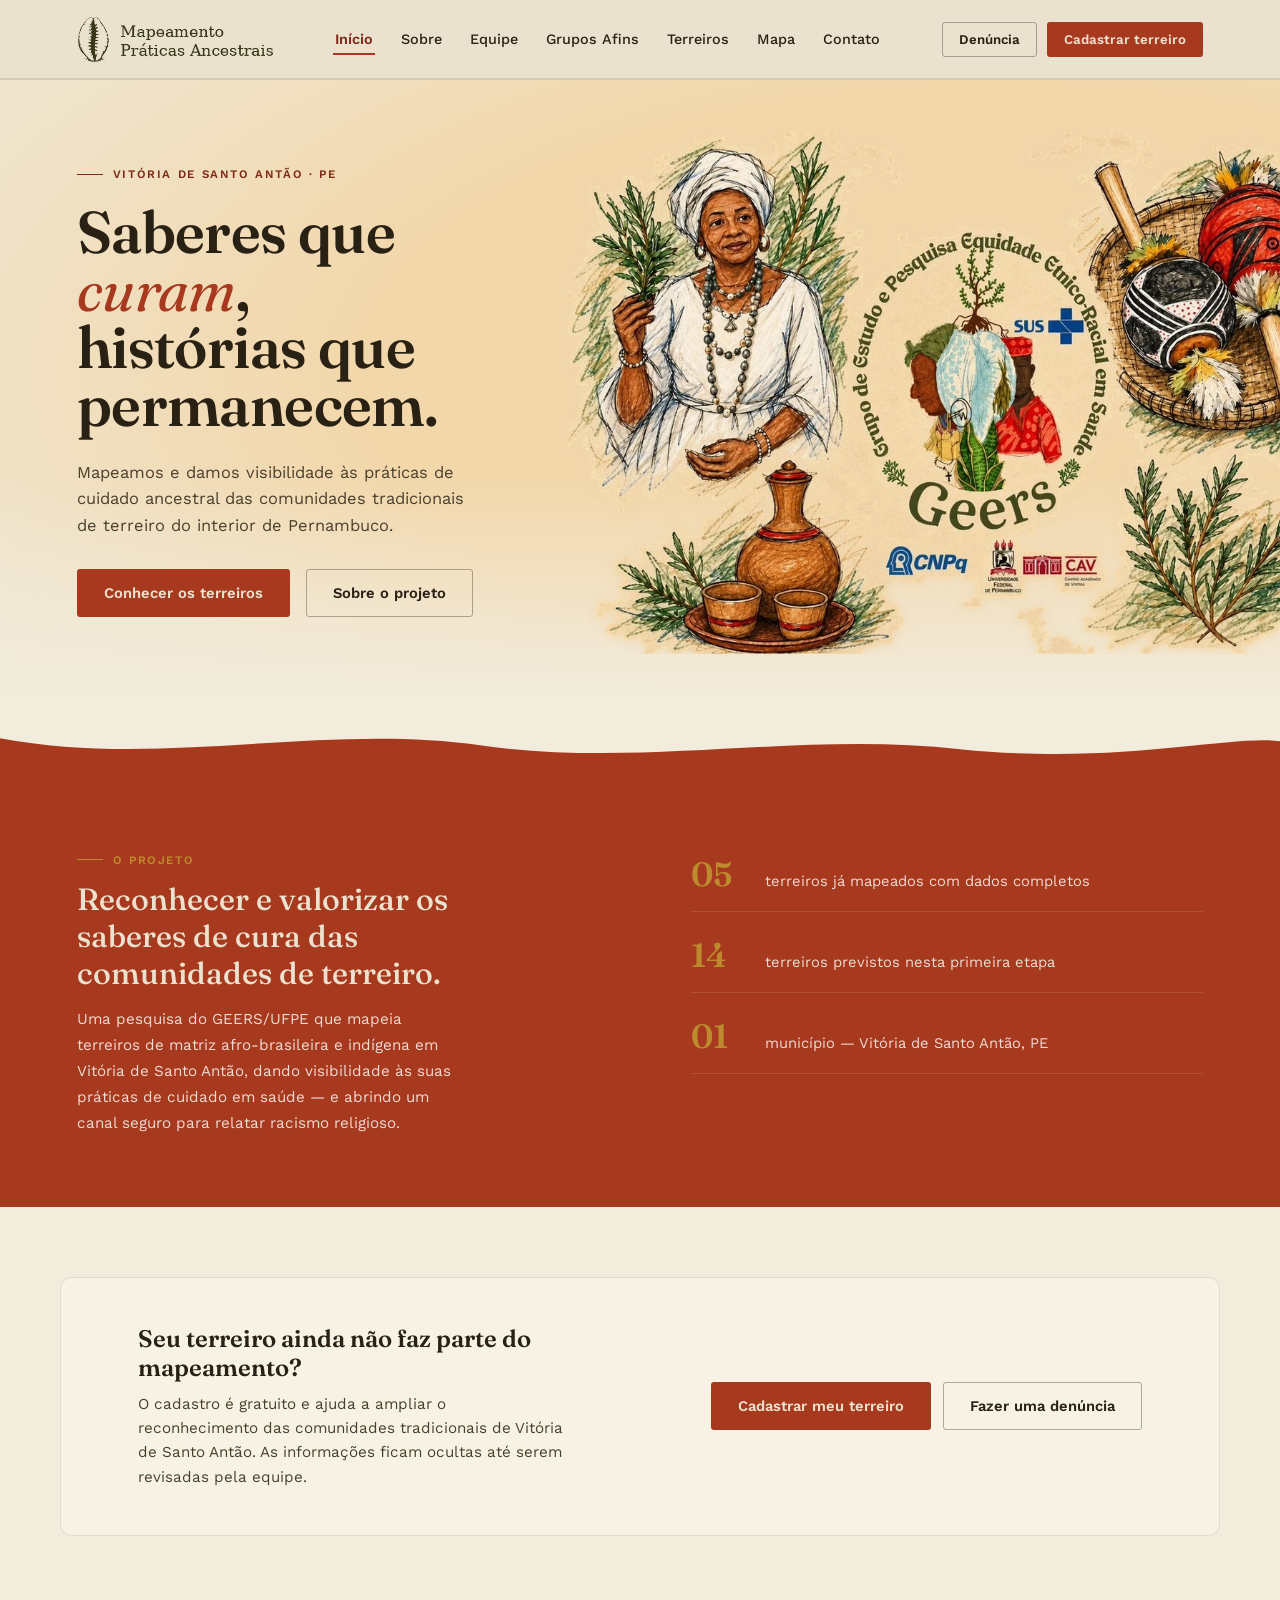
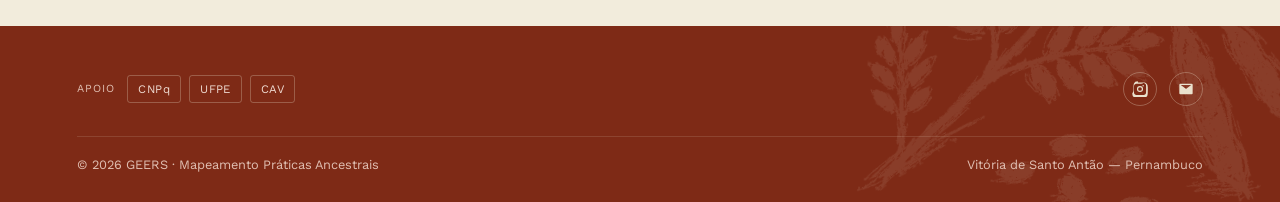
<file: index.html>
<!DOCTYPE html>
<html lang="pt-BR">
<head>
<meta charset="UTF-8">
<meta name="viewport" content="width=device-width, initial-scale=1.0">
<meta name="color-scheme" content="light only">
<title>Mapeamento Práticas Ancestrais — Início</title>
<link rel="preconnect" href="https://fonts.googleapis.com">
<link href="https://fonts.googleapis.com/css2?family=Fraunces:ital,opsz,wght@0,9..144,500;0,9..144,600;0,9..144,700;1,9..144,500&family=Work+Sans:wght@400;500;600&display=swap" rel="stylesheet">
<link rel="stylesheet" href="css/styles.css">
</head>
<body>

  <header class="site-header">
    <div class="nav-inner">
      <a class="brand" href="index.html"><img src="images/logo-horizontal.png" alt="Mapeamento Práticas Ancestrais"></a>
      <nav class="nav-links" aria-label="Navegação principal">
        <a href="index.html" class="active">Início</a>
        <a href="sobre.html">Sobre</a>
        <a href="equipe.html">Equipe</a>
        <a href="grupos-afins.html">Grupos Afins</a>
        <a href="terreiros.html">Terreiros</a>
        <a href="mapa.html">Mapa</a>
        <a href="contato.html">Contato</a>
      </nav>
      <div class="nav-actions">
        <a href="denuncia.html" class="btn btn-ghost">Denúncia</a>
        <a href="cadastrar.html" class="btn btn-fill">Cadastrar terreiro</a>
      </div>
      <button class="hamburger" id="hamburgerBtn" aria-label="Abrir menu" aria-expanded="false"><span></span><span></span><span></span></button>
    </div>
  </header>

  <div class="mobile-panel" id="mobilePanel">
    <div class="mobile-panel-top">
      <span class="eyebrow" style="color:var(--dourado); border:none;">Menu</span>
      <button class="close-btn" id="closeBtn" aria-label="Fechar menu"><span></span><span></span></button>
    </div>
    <nav class="mobile-links" aria-label="Navegação móvil">
      <a href="index.html" class="active"><span class="bullet"></span>Início</a>
      <a href="sobre.html"><span class="bullet"></span>Sobre</a>
      <a href="equipe.html"><span class="bullet"></span>Equipe</a>
      <a href="grupos-afins.html"><span class="bullet"></span>Grupos Afins</a>
      <a href="terreiros.html"><span class="bullet"></span>Terreiros</a>
      <a href="mapa.html"><span class="bullet"></span>Mapa</a>
      <a href="contato.html"><span class="bullet"></span>Contato</a>
    </nav>
    <div class="mobile-ctas">
      <a href="cadastrar.html" class="fill">Cadastrar terreiro</a>
      <a href="denuncia.html" class="ghost">Fazer uma denúncia</a>
    </div>
  </div>


  <section class="hero">
    <div class="hero-text">
      <div class="eyebrow">Vitória de Santo Antão · PE</div>
      <h1>Saberes que <em>curam</em>,<br>histórias que<br>permanecem.</h1>
      <p>Mapeamos e damos visibilidade às práticas de cuidado ancestral das comunidades tradicionais de terreiro do interior de Pernambuco.</p>
      <div class="cta-row">
        <a class="btn btn-fill" href="terreiros.html">Conhecer os terreiros</a>
        <a class="btn btn-ghost" href="sobre.html">Sobre o projeto</a>
      </div>
    </div>
    <div class="hero-image-wrap">
      <img class="hero-photo" src="images/hero.webp" alt="Ilustração do projeto — mãe de santo, instrumentos e emblema GEERS">
    </div>
  </section>

  <div class="divider">
    <svg viewBox="0 0 1200 70" preserveAspectRatio="none">
      <path d="M0,15 C150,45 300,0 450,22 C600,45 750,8 900,26 C1050,42 1150,12 1200,18 L1200,0 L0,0 Z" fill="#F2ECDC"/>
    </svg>
  </div>

  <section class="mission">
    <div>
      <div class="eyebrow">O projeto</div>
      <h2>Reconhecer e valorizar os saberes de cura das comunidades de terreiro.</h2>
      <p style="color:#F0DCD3; margin-top:16px; line-height:1.7; max-width:42ch; font-size:0.95rem;">
        Uma pesquisa do GEERS/UFPE que mapeia terreiros de matriz afro-brasileira e indígena em Vitória de Santo Antão, dando visibilidade às suas práticas de cuidado em saúde — e abrindo um canal seguro para relatar racismo religioso.
      </p>
    </div>
    <div class="mission-stats">
      <div class="stat"><span class="num">05</span><span class="desc">terreiros já mapeados com dados completos</span></div>
      <div class="stat"><span class="num">14</span><span class="desc">terreiros previstos nesta primeira etapa</span></div>
      <div class="stat"><span class="num">01</span><span class="desc">município — Vitória de Santo Antão, PE</span></div>
    </div>
  </section>

  <div class="cta-band">
    <div>
      <h3>Seu terreiro ainda não faz parte do mapeamento?</h3>
      <p>O cadastro é gratuito e ajuda a ampliar o reconhecimento das comunidades tradicionais de Vitória de Santo Antão. As informações ficam ocultas até serem revisadas pela equipe.</p>
    </div>
    <div class="actions">
      <a class="btn btn-fill" href="cadastrar.html">Cadastrar meu terreiro</a>
      <a class="btn btn-ghost" href="denuncia.html">Fazer uma denúncia</a>
    </div>
  </div>


  <footer class="site-footer">
    <img class="footer-plant" src="images/planta-footer.png" alt="">
    <div class="footer-inner">
      <div class="footer-row">
        <div class="support-badges">
          <span class="tag2">Apoio</span>
          <span class="badge">CNPq</span>
          <span class="badge">UFPE</span>
          <span class="badge">CAV</span>
        </div>
        <div class="social-icons">
          <a href="#" aria-label="Instagram"><svg viewBox="0 0 24 24"><path d="M12 2.2c3.2 0 3.6 0 4.9.07 1.2.06 2.3.27 2.9.5.8.3 1.4.7 2 1.3.6.6 1 1.2 1.3 2 .2.6.4 1.7.5 2.9.1 1.3.1 1.7.1 4.9s0 3.6-.1 4.9c-.1 1.2-.3 2.3-.5 2.9-.3.8-.7 1.4-1.3 2-.6.6-1.2 1-2 1.3-.6.2-1.7.4-2.9.5-1.3.1-1.7.1-4.9.1s-3.6 0-4.9-.1c-1.2-.1-2.3-.3-2.9-.5-.8-.3-1.4-.7-2-1.3-.6-.6-1-1.2-1.3-2-.2-.6-.4-1.7-.5-2.9C2.2 15.6 2.2 15.2 2.2 12s0-3.6.1-4.9c.1-1.2.3-2.3.5-2.9.3-.8.7-1.4 1.3-2 .6-.6 1.2-1 2-1.3.6-.2 1.7-.4 2.9-.5C8.4 2.2 8.8 2.2 12 2.2zm0 1.8c-3.1 0-3.5 0-4.7.07-1 .05-1.6.22-2 .37-.5.2-.8.4-1.2.8-.4.4-.6.7-.8 1.2-.15.4-.32 1-.37 2C2.9 8.5 2.9 8.9 2.9 12s0 3.5.07 4.7c.05 1 .22 1.6.37 2 .2.5.4.8.8 1.2.4.4.7.6 1.2.8.4.15 1 .32 2 .37 1.2.06 1.6.07 4.7.07s3.5 0 4.7-.07c1-.05 1.6-.22 2-.37.5-.2.8-.4 1.2-.8.4-.4.6-.7.8-1.2.15-.4.32-1 .37-2 .06-1.2.07-1.6.07-4.7s0-3.5-.07-4.7c-.05-1-.22-1.6-.37-2-.2-.5-.4-.8-.8-1.2-.4-.4-.7-.6-1.2-.8-.4-.15-1-.32-2-.37C15.5 4 15.1 4 12 4zm0 3.4a4.6 4.6 0 110 9.2 4.6 4.6 0 010-9.2zm0 1.8a2.8 2.8 0 100 5.6 2.8 2.8 0 000-5.6zm5.8-2a1.08 1.08 0 11-2.16 0 1.08 1.08 0 012.16 0z"/></svg></a>
          <a href="#" aria-label="E-mail"><svg viewBox="0 0 24 24"><path d="M2 5.5A1.5 1.5 0 013.5 4h17A1.5 1.5 0 0122 5.5v13a1.5 1.5 0 01-1.5 1.5h-17A1.5 1.5 0 012 18.5v-13zm2.2.5l7.6 5.6a.5.5 0 00.6 0L19.8 6H4.2zM4 8l7.1 5.2a1.5 1.5 0 001.8 0L20 8v10.2H4V8z"/></svg></a>
        </div>
      </div>
      <div class="footer-bottom">
        <span>© 2026 GEERS · Mapeamento Práticas Ancestrais</span>
        <span>Vitória de Santo Antão — Pernambuco</span>
      </div>
    </div>
  </footer>

<script src="js/nav.js"></script>
</body>
</html>
</file>
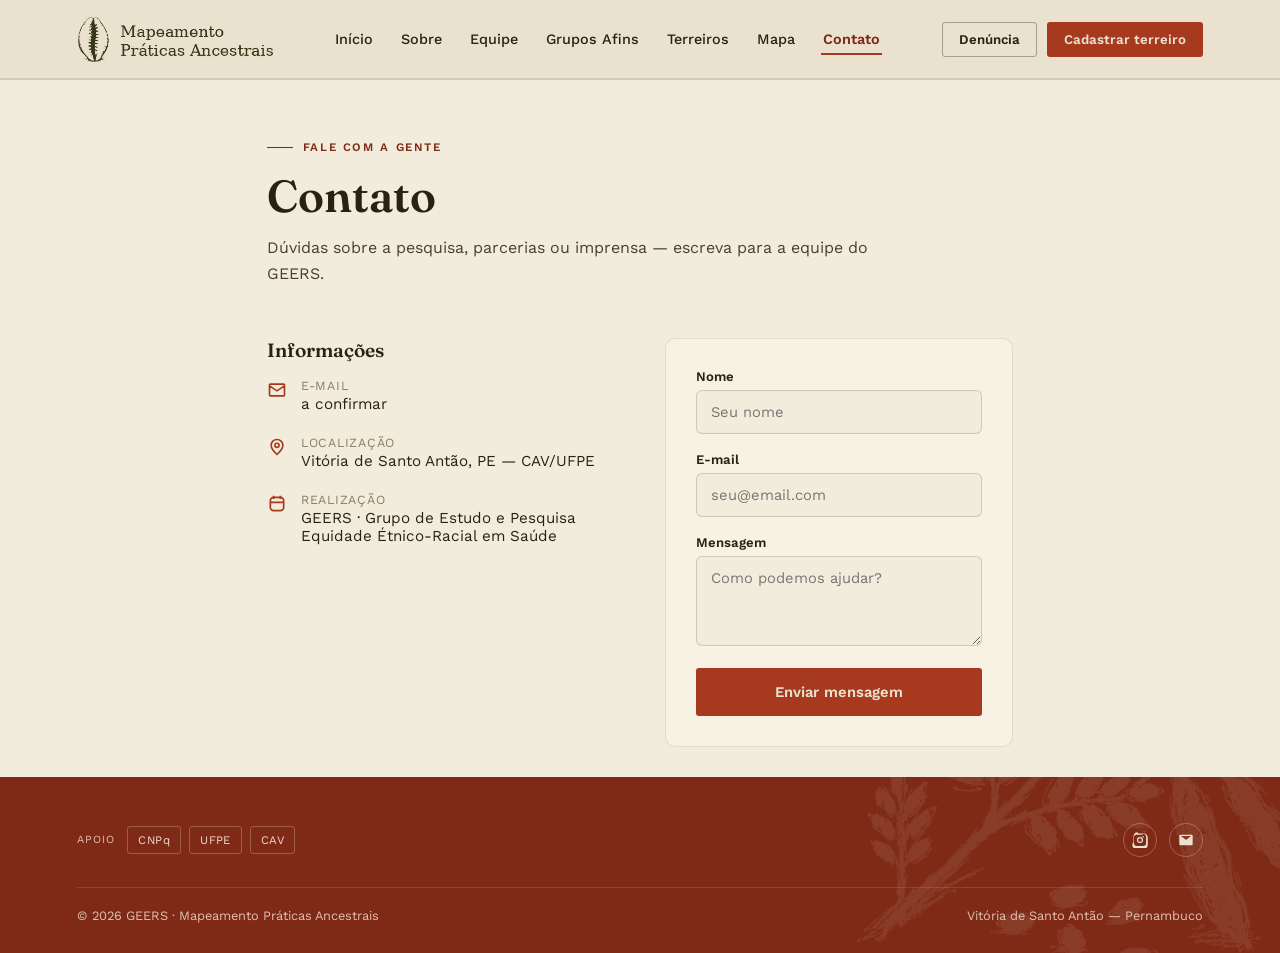
<file: contato.html>
<!DOCTYPE html>
<html lang="pt-BR">
<head>
<meta charset="UTF-8">
<meta name="viewport" content="width=device-width, initial-scale=1.0">
<meta name="color-scheme" content="light only">
<title>Mapeamento Práticas Ancestrais — Contato</title>
<link rel="preconnect" href="https://fonts.googleapis.com">
<link href="https://fonts.googleapis.com/css2?family=Fraunces:ital,opsz,wght@0,9..144,500;0,9..144,600;0,9..144,700;1,9..144,500&family=Work+Sans:wght@400;500;600&display=swap" rel="stylesheet">
<link rel="stylesheet" href="css/styles.css">
</head>
<body>

  <header class="site-header">
    <div class="nav-inner">
      <a class="brand" href="index.html"><img src="images/logo-horizontal.png" alt="Mapeamento Práticas Ancestrais"></a>
      <nav class="nav-links" aria-label="Navegação principal">
        <a href="index.html">Início</a>
        <a href="sobre.html">Sobre</a>
        <a href="equipe.html">Equipe</a>
        <a href="grupos-afins.html">Grupos Afins</a>
        <a href="terreiros.html">Terreiros</a>
        <a href="mapa.html">Mapa</a>
        <a href="contato.html" class="active">Contato</a>
      </nav>
      <div class="nav-actions">
        <a href="denuncia.html" class="btn btn-ghost">Denúncia</a>
        <a href="cadastrar.html" class="btn btn-fill">Cadastrar terreiro</a>
      </div>
      <button class="hamburger" id="hamburgerBtn" aria-label="Abrir menu" aria-expanded="false"><span></span><span></span><span></span></button>
    </div>
  </header>

  <div class="mobile-panel" id="mobilePanel">
    <div class="mobile-panel-top">
      <span class="eyebrow" style="color:var(--dourado); border:none;">Menu</span>
      <button class="close-btn" id="closeBtn" aria-label="Fechar menu"><span></span><span></span></button>
    </div>
    <nav class="mobile-links" aria-label="Navegação móvil">
      <a href="index.html"><span class="bullet"></span>Início</a>
      <a href="sobre.html"><span class="bullet"></span>Sobre</a>
      <a href="equipe.html"><span class="bullet"></span>Equipe</a>
      <a href="grupos-afins.html"><span class="bullet"></span>Grupos Afins</a>
      <a href="terreiros.html"><span class="bullet"></span>Terreiros</a>
      <a href="mapa.html"><span class="bullet"></span>Mapa</a>
      <a href="contato.html" class="active"><span class="bullet"></span>Contato</a>
    </nav>
    <div class="mobile-ctas">
      <a href="cadastrar.html" class="fill">Cadastrar terreiro</a>
      <a href="denuncia.html" class="ghost">Fazer uma denúncia</a>
    </div>
  </div>


  <div class="page-head">
    <div class="eyebrow">Fale com a gente</div>
    <h1>Contato</h1>
    <p>Dúvidas sobre a pesquisa, parcerias ou imprensa — escreva para a equipe do GEERS.</p>
  </div>

  <div class="contact-wrap">
    <div class="contact-info">
      <h2>Informações</h2>
      <div class="contact-item">
        <svg viewBox="0 0 24 24" fill="none" stroke="currentColor" stroke-width="2"><path d="M3 7l9 6 9-6M4 5h16a1 1 0 011 1v12a1 1 0 01-1 1H4a1 1 0 01-1-1V6a1 1 0 011-1z"/></svg>
        <div><div class="label">E-mail</div><div class="value">a confirmar</div></div>
      </div>
      <div class="contact-item">
        <svg viewBox="0 0 24 24" fill="none" stroke="currentColor" stroke-width="2"><path d="M12 21s-7-6.2-7-11a7 7 0 0114 0c0 4.8-7 11-7 11z"/><circle cx="12" cy="10" r="2.5"/></svg>
        <div><div class="label">Localização</div><div class="value">Vitória de Santo Antão, PE — CAV/UFPE</div></div>
      </div>
      <div class="contact-item">
        <svg viewBox="0 0 24 24" fill="none" stroke="currentColor" stroke-width="2"><rect x="4" y="4" width="16" height="16" rx="4"/><path d="M8 2v4M16 2v4M4 10h16"/></svg>
        <div><div class="label">Realização</div><div class="value">GEERS · Grupo de Estudo e Pesquisa Equidade Étnico-Racial em Saúde</div></div>
      </div>
    </div>

    <div class="contact-form">
      <div class="form-field"><label>Nome</label><input type="text" placeholder="Seu nome"></div>
      <div class="form-field"><label>E-mail</label><input type="email" placeholder="seu@email.com"></div>
      <div class="form-field"><label>Mensagem</label><textarea placeholder="Como podemos ajudar?"></textarea></div>
      <a href="#" class="btn btn-fill" style="width:100%; text-align:center;">Enviar mensagem</a>
    </div>
  </div>


  <footer class="site-footer">
    <img class="footer-plant" src="images/planta-footer.png" alt="">
    <div class="footer-inner">
      <div class="footer-row">
        <div class="support-badges">
          <span class="tag2">Apoio</span>
          <span class="badge">CNPq</span>
          <span class="badge">UFPE</span>
          <span class="badge">CAV</span>
        </div>
        <div class="social-icons">
          <a href="#" aria-label="Instagram"><svg viewBox="0 0 24 24"><path d="M12 2.2c3.2 0 3.6 0 4.9.07 1.2.06 2.3.27 2.9.5.8.3 1.4.7 2 1.3.6.6 1 1.2 1.3 2 .2.6.4 1.7.5 2.9.1 1.3.1 1.7.1 4.9s0 3.6-.1 4.9c-.1 1.2-.3 2.3-.5 2.9-.3.8-.7 1.4-1.3 2-.6.6-1.2 1-2 1.3-.6.2-1.7.4-2.9.5-1.3.1-1.7.1-4.9.1s-3.6 0-4.9-.1c-1.2-.1-2.3-.3-2.9-.5-.8-.3-1.4-.7-2-1.3-.6-.6-1-1.2-1.3-2-.2-.6-.4-1.7-.5-2.9C2.2 15.6 2.2 15.2 2.2 12s0-3.6.1-4.9c.1-1.2.3-2.3.5-2.9.3-.8.7-1.4 1.3-2 .6-.6 1.2-1 2-1.3.6-.2 1.7-.4 2.9-.5C8.4 2.2 8.8 2.2 12 2.2zm0 1.8c-3.1 0-3.5 0-4.7.07-1 .05-1.6.22-2 .37-.5.2-.8.4-1.2.8-.4.4-.6.7-.8 1.2-.15.4-.32 1-.37 2C2.9 8.5 2.9 8.9 2.9 12s0 3.5.07 4.7c.05 1 .22 1.6.37 2 .2.5.4.8.8 1.2.4.4.7.6 1.2.8.4.15 1 .32 2 .37 1.2.06 1.6.07 4.7.07s3.5 0 4.7-.07c1-.05 1.6-.22 2-.37.5-.2.8-.4 1.2-.8.4-.4.6-.7.8-1.2.15-.4.32-1 .37-2 .06-1.2.07-1.6.07-4.7s0-3.5-.07-4.7c-.05-1-.22-1.6-.37-2-.2-.5-.4-.8-.8-1.2-.4-.4-.7-.6-1.2-.8-.4-.15-1-.32-2-.37C15.5 4 15.1 4 12 4zm0 3.4a4.6 4.6 0 110 9.2 4.6 4.6 0 010-9.2zm0 1.8a2.8 2.8 0 100 5.6 2.8 2.8 0 000-5.6zm5.8-2a1.08 1.08 0 11-2.16 0 1.08 1.08 0 012.16 0z"/></svg></a>
          <a href="#" aria-label="E-mail"><svg viewBox="0 0 24 24"><path d="M2 5.5A1.5 1.5 0 013.5 4h17A1.5 1.5 0 0122 5.5v13a1.5 1.5 0 01-1.5 1.5h-17A1.5 1.5 0 012 18.5v-13zm2.2.5l7.6 5.6a.5.5 0 00.6 0L19.8 6H4.2zM4 8l7.1 5.2a1.5 1.5 0 001.8 0L20 8v10.2H4V8z"/></svg></a>
        </div>
      </div>
      <div class="footer-bottom">
        <span>© 2026 GEERS · Mapeamento Práticas Ancestrais</span>
        <span>Vitória de Santo Antão — Pernambuco</span>
      </div>
    </div>
  </footer>

<script src="js/nav.js"></script>
</body>
</html>
</file>
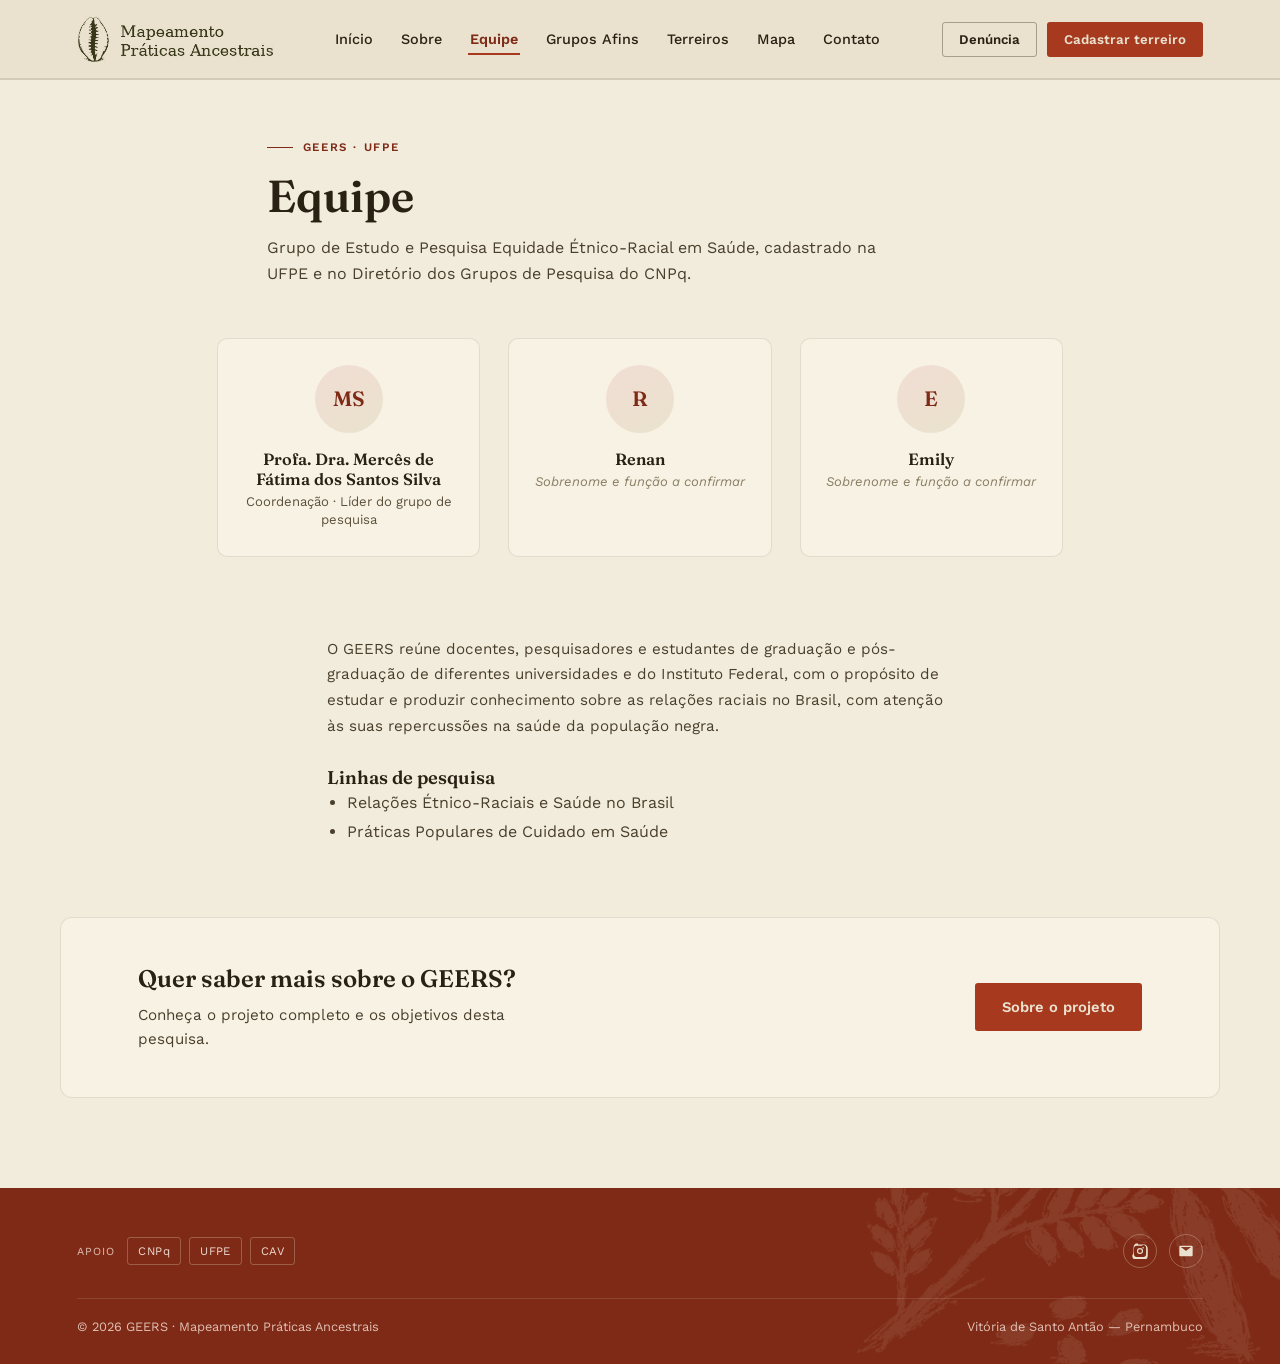
<file: equipe.html>
<!DOCTYPE html>
<html lang="pt-BR">
<head>
<meta charset="UTF-8">
<meta name="viewport" content="width=device-width, initial-scale=1.0">
<meta name="color-scheme" content="light only">
<title>Mapeamento Práticas Ancestrais — Equipe</title>
<link rel="preconnect" href="https://fonts.googleapis.com">
<link href="https://fonts.googleapis.com/css2?family=Fraunces:ital,opsz,wght@0,9..144,500;0,9..144,600;0,9..144,700;1,9..144,500&family=Work+Sans:wght@400;500;600&display=swap" rel="stylesheet">
<link rel="stylesheet" href="css/styles.css">
</head>
<body>

  <header class="site-header">
    <div class="nav-inner">
      <a class="brand" href="index.html"><img src="images/logo-horizontal.png" alt="Mapeamento Práticas Ancestrais"></a>
      <nav class="nav-links" aria-label="Navegação principal">
        <a href="index.html">Início</a>
        <a href="sobre.html">Sobre</a>
        <a href="equipe.html" class="active">Equipe</a>
        <a href="grupos-afins.html">Grupos Afins</a>
        <a href="terreiros.html">Terreiros</a>
        <a href="mapa.html">Mapa</a>
        <a href="contato.html">Contato</a>
      </nav>
      <div class="nav-actions">
        <a href="denuncia.html" class="btn btn-ghost">Denúncia</a>
        <a href="cadastrar.html" class="btn btn-fill">Cadastrar terreiro</a>
      </div>
      <button class="hamburger" id="hamburgerBtn" aria-label="Abrir menu" aria-expanded="false"><span></span><span></span><span></span></button>
    </div>
  </header>

  <div class="mobile-panel" id="mobilePanel">
    <div class="mobile-panel-top">
      <span class="eyebrow" style="color:var(--dourado); border:none;">Menu</span>
      <button class="close-btn" id="closeBtn" aria-label="Fechar menu"><span></span><span></span></button>
    </div>
    <nav class="mobile-links" aria-label="Navegação móvil">
      <a href="index.html"><span class="bullet"></span>Início</a>
      <a href="sobre.html"><span class="bullet"></span>Sobre</a>
      <a href="equipe.html" class="active"><span class="bullet"></span>Equipe</a>
      <a href="grupos-afins.html"><span class="bullet"></span>Grupos Afins</a>
      <a href="terreiros.html"><span class="bullet"></span>Terreiros</a>
      <a href="mapa.html"><span class="bullet"></span>Mapa</a>
      <a href="contato.html"><span class="bullet"></span>Contato</a>
    </nav>
    <div class="mobile-ctas">
      <a href="cadastrar.html" class="fill">Cadastrar terreiro</a>
      <a href="denuncia.html" class="ghost">Fazer uma denúncia</a>
    </div>
  </div>


  <div class="page-head">
    <div class="eyebrow">GEERS · UFPE</div>
    <h1>Equipe</h1>
    <p>Grupo de Estudo e Pesquisa Equidade Étnico-Racial em Saúde, cadastrado na UFPE e no Diretório dos Grupos de Pesquisa do CNPq.</p>
  </div>

  <div class="team-grid">
    <div class="person-card">
      <div class="person-avatar"><span>MS</span></div>
      <h3>Profa. Dra. Mercês de Fátima dos Santos Silva</h3>
      <div class="role">Coordenação · Líder do grupo de pesquisa</div>
    </div>
    <div class="person-card">
      <div class="person-avatar"><span>R</span></div>
      <h3>Renan</h3>
      <div class="role pending">Sobrenome e função a confirmar</div>
    </div>
    <div class="person-card">
      <div class="person-avatar"><span>E</span></div>
      <h3>Emily</h3>
      <div class="role pending">Sobrenome e função a confirmar</div>
    </div>
  </div>

  <div class="group-note">
    <p>O GEERS reúne docentes, pesquisadores e estudantes de graduação e pós-graduação de diferentes universidades e do Instituto Federal, com o propósito de estudar e produzir conhecimento sobre as relações raciais no Brasil, com atenção às suas repercussões na saúde da população negra.</p>
  </div>

  <div class="lines-list">
    <h2>Linhas de pesquisa</h2>
    <ul>
      <li>Relações Étnico-Raciais e Saúde no Brasil</li>
      <li>Práticas Populares de Cuidado em Saúde</li>
    </ul>
  </div>

  <div class="cta-band">
    <div>
      <h3>Quer saber mais sobre o GEERS?</h3>
      <p>Conheça o projeto completo e os objetivos desta pesquisa.</p>
    </div>
    <div class="actions">
      <a class="btn btn-fill" href="sobre.html">Sobre o projeto</a>
    </div>
  </div>


  <footer class="site-footer">
    <img class="footer-plant" src="images/planta-footer.png" alt="">
    <div class="footer-inner">
      <div class="footer-row">
        <div class="support-badges">
          <span class="tag2">Apoio</span>
          <span class="badge">CNPq</span>
          <span class="badge">UFPE</span>
          <span class="badge">CAV</span>
        </div>
        <div class="social-icons">
          <a href="#" aria-label="Instagram"><svg viewBox="0 0 24 24"><path d="M12 2.2c3.2 0 3.6 0 4.9.07 1.2.06 2.3.27 2.9.5.8.3 1.4.7 2 1.3.6.6 1 1.2 1.3 2 .2.6.4 1.7.5 2.9.1 1.3.1 1.7.1 4.9s0 3.6-.1 4.9c-.1 1.2-.3 2.3-.5 2.9-.3.8-.7 1.4-1.3 2-.6.6-1.2 1-2 1.3-.6.2-1.7.4-2.9.5-1.3.1-1.7.1-4.9.1s-3.6 0-4.9-.1c-1.2-.1-2.3-.3-2.9-.5-.8-.3-1.4-.7-2-1.3-.6-.6-1-1.2-1.3-2-.2-.6-.4-1.7-.5-2.9C2.2 15.6 2.2 15.2 2.2 12s0-3.6.1-4.9c.1-1.2.3-2.3.5-2.9.3-.8.7-1.4 1.3-2 .6-.6 1.2-1 2-1.3.6-.2 1.7-.4 2.9-.5C8.4 2.2 8.8 2.2 12 2.2zm0 1.8c-3.1 0-3.5 0-4.7.07-1 .05-1.6.22-2 .37-.5.2-.8.4-1.2.8-.4.4-.6.7-.8 1.2-.15.4-.32 1-.37 2C2.9 8.5 2.9 8.9 2.9 12s0 3.5.07 4.7c.05 1 .22 1.6.37 2 .2.5.4.8.8 1.2.4.4.7.6 1.2.8.4.15 1 .32 2 .37 1.2.06 1.6.07 4.7.07s3.5 0 4.7-.07c1-.05 1.6-.22 2-.37.5-.2.8-.4 1.2-.8.4-.4.6-.7.8-1.2.15-.4.32-1 .37-2 .06-1.2.07-1.6.07-4.7s0-3.5-.07-4.7c-.05-1-.22-1.6-.37-2-.2-.5-.4-.8-.8-1.2-.4-.4-.7-.6-1.2-.8-.4-.15-1-.32-2-.37C15.5 4 15.1 4 12 4zm0 3.4a4.6 4.6 0 110 9.2 4.6 4.6 0 010-9.2zm0 1.8a2.8 2.8 0 100 5.6 2.8 2.8 0 000-5.6zm5.8-2a1.08 1.08 0 11-2.16 0 1.08 1.08 0 012.16 0z"/></svg></a>
          <a href="#" aria-label="E-mail"><svg viewBox="0 0 24 24"><path d="M2 5.5A1.5 1.5 0 013.5 4h17A1.5 1.5 0 0122 5.5v13a1.5 1.5 0 01-1.5 1.5h-17A1.5 1.5 0 012 18.5v-13zm2.2.5l7.6 5.6a.5.5 0 00.6 0L19.8 6H4.2zM4 8l7.1 5.2a1.5 1.5 0 001.8 0L20 8v10.2H4V8z"/></svg></a>
        </div>
      </div>
      <div class="footer-bottom">
        <span>© 2026 GEERS · Mapeamento Práticas Ancestrais</span>
        <span>Vitória de Santo Antão — Pernambuco</span>
      </div>
    </div>
  </footer>

<script src="js/nav.js"></script>
</body>
</html>
</file>
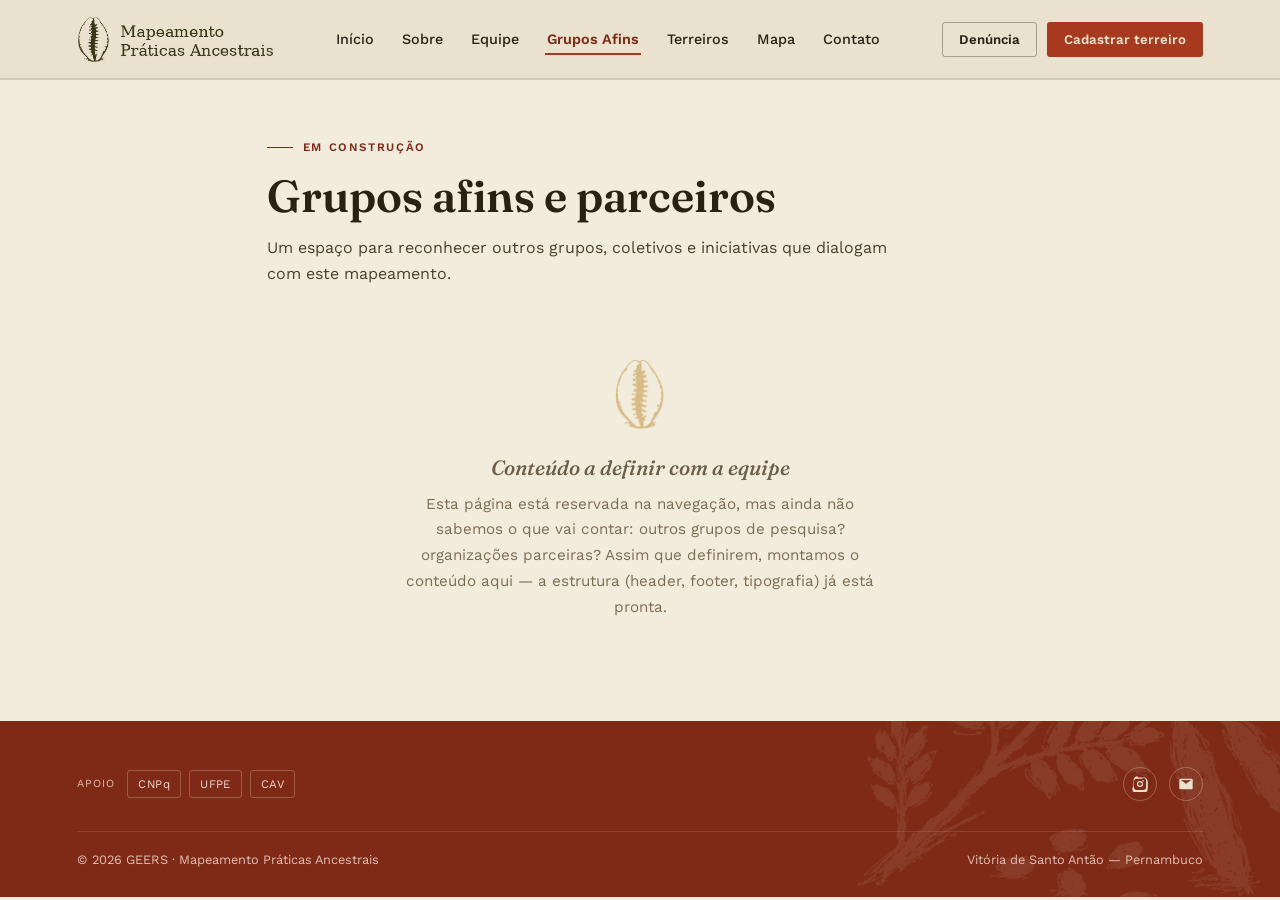
<file: grupos-afins.html>
<!DOCTYPE html>
<html lang="pt-BR">
<head>
<meta charset="UTF-8">
<meta name="viewport" content="width=device-width, initial-scale=1.0">
<meta name="color-scheme" content="light only">
<title>Mapeamento Práticas Ancestrais — Grupos Afins</title>
<link rel="preconnect" href="https://fonts.googleapis.com">
<link href="https://fonts.googleapis.com/css2?family=Fraunces:ital,opsz,wght@0,9..144,500;0,9..144,600;0,9..144,700;1,9..144,500&family=Work+Sans:wght@400;500;600&display=swap" rel="stylesheet">
<link rel="stylesheet" href="css/styles.css">
</head>
<body>

  <header class="site-header">
    <div class="nav-inner">
      <a class="brand" href="index.html"><img src="images/logo-horizontal.png" alt="Mapeamento Práticas Ancestrais"></a>
      <nav class="nav-links" aria-label="Navegação principal">
        <a href="index.html">Início</a>
        <a href="sobre.html">Sobre</a>
        <a href="equipe.html">Equipe</a>
        <a href="grupos-afins.html" class="active">Grupos Afins</a>
        <a href="terreiros.html">Terreiros</a>
        <a href="mapa.html">Mapa</a>
        <a href="contato.html">Contato</a>
      </nav>
      <div class="nav-actions">
        <a href="denuncia.html" class="btn btn-ghost">Denúncia</a>
        <a href="cadastrar.html" class="btn btn-fill">Cadastrar terreiro</a>
      </div>
      <button class="hamburger" id="hamburgerBtn" aria-label="Abrir menu" aria-expanded="false"><span></span><span></span><span></span></button>
    </div>
  </header>

  <div class="mobile-panel" id="mobilePanel">
    <div class="mobile-panel-top">
      <span class="eyebrow" style="color:var(--dourado); border:none;">Menu</span>
      <button class="close-btn" id="closeBtn" aria-label="Fechar menu"><span></span><span></span></button>
    </div>
    <nav class="mobile-links" aria-label="Navegação móvil">
      <a href="index.html"><span class="bullet"></span>Início</a>
      <a href="sobre.html"><span class="bullet"></span>Sobre</a>
      <a href="equipe.html"><span class="bullet"></span>Equipe</a>
      <a href="grupos-afins.html" class="active"><span class="bullet"></span>Grupos Afins</a>
      <a href="terreiros.html"><span class="bullet"></span>Terreiros</a>
      <a href="mapa.html"><span class="bullet"></span>Mapa</a>
      <a href="contato.html"><span class="bullet"></span>Contato</a>
    </nav>
    <div class="mobile-ctas">
      <a href="cadastrar.html" class="fill">Cadastrar terreiro</a>
      <a href="denuncia.html" class="ghost">Fazer uma denúncia</a>
    </div>
  </div>


  <div class="page-head">
    <div class="eyebrow">Em construção</div>
    <h1>Grupos afins e parceiros</h1>
    <p>Um espaço para reconhecer outros grupos, coletivos e iniciativas que dialogam com este mapeamento.</p>
  </div>

  <div class="placeholder-wrap">
    <img class="icon" src="images/buzio-ocre.png" alt="">
    <h2>Conteúdo a definir com a equipe</h2>
    <p>Esta página está reservada na navegação, mas ainda não sabemos o que vai contar: outros grupos de pesquisa? organizações parceiras? Assim que definirem, montamos o conteúdo aqui — a estrutura (header, footer, tipografia) já está pronta.</p>
  </div>


  <footer class="site-footer">
    <img class="footer-plant" src="images/planta-footer.png" alt="">
    <div class="footer-inner">
      <div class="footer-row">
        <div class="support-badges">
          <span class="tag2">Apoio</span>
          <span class="badge">CNPq</span>
          <span class="badge">UFPE</span>
          <span class="badge">CAV</span>
        </div>
        <div class="social-icons">
          <a href="#" aria-label="Instagram"><svg viewBox="0 0 24 24"><path d="M12 2.2c3.2 0 3.6 0 4.9.07 1.2.06 2.3.27 2.9.5.8.3 1.4.7 2 1.3.6.6 1 1.2 1.3 2 .2.6.4 1.7.5 2.9.1 1.3.1 1.7.1 4.9s0 3.6-.1 4.9c-.1 1.2-.3 2.3-.5 2.9-.3.8-.7 1.4-1.3 2-.6.6-1.2 1-2 1.3-.6.2-1.7.4-2.9.5-1.3.1-1.7.1-4.9.1s-3.6 0-4.9-.1c-1.2-.1-2.3-.3-2.9-.5-.8-.3-1.4-.7-2-1.3-.6-.6-1-1.2-1.3-2-.2-.6-.4-1.7-.5-2.9C2.2 15.6 2.2 15.2 2.2 12s0-3.6.1-4.9c.1-1.2.3-2.3.5-2.9.3-.8.7-1.4 1.3-2 .6-.6 1.2-1 2-1.3.6-.2 1.7-.4 2.9-.5C8.4 2.2 8.8 2.2 12 2.2zm0 1.8c-3.1 0-3.5 0-4.7.07-1 .05-1.6.22-2 .37-.5.2-.8.4-1.2.8-.4.4-.6.7-.8 1.2-.15.4-.32 1-.37 2C2.9 8.5 2.9 8.9 2.9 12s0 3.5.07 4.7c.05 1 .22 1.6.37 2 .2.5.4.8.8 1.2.4.4.7.6 1.2.8.4.15 1 .32 2 .37 1.2.06 1.6.07 4.7.07s3.5 0 4.7-.07c1-.05 1.6-.22 2-.37.5-.2.8-.4 1.2-.8.4-.4.6-.7.8-1.2.15-.4.32-1 .37-2 .06-1.2.07-1.6.07-4.7s0-3.5-.07-4.7c-.05-1-.22-1.6-.37-2-.2-.5-.4-.8-.8-1.2-.4-.4-.7-.6-1.2-.8-.4-.15-1-.32-2-.37C15.5 4 15.1 4 12 4zm0 3.4a4.6 4.6 0 110 9.2 4.6 4.6 0 010-9.2zm0 1.8a2.8 2.8 0 100 5.6 2.8 2.8 0 000-5.6zm5.8-2a1.08 1.08 0 11-2.16 0 1.08 1.08 0 012.16 0z"/></svg></a>
          <a href="#" aria-label="E-mail"><svg viewBox="0 0 24 24"><path d="M2 5.5A1.5 1.5 0 013.5 4h17A1.5 1.5 0 0122 5.5v13a1.5 1.5 0 01-1.5 1.5h-17A1.5 1.5 0 012 18.5v-13zm2.2.5l7.6 5.6a.5.5 0 00.6 0L19.8 6H4.2zM4 8l7.1 5.2a1.5 1.5 0 001.8 0L20 8v10.2H4V8z"/></svg></a>
        </div>
      </div>
      <div class="footer-bottom">
        <span>© 2026 GEERS · Mapeamento Práticas Ancestrais</span>
        <span>Vitória de Santo Antão — Pernambuco</span>
      </div>
    </div>
  </footer>

<script src="js/nav.js"></script>
</body>
</html>
</file>
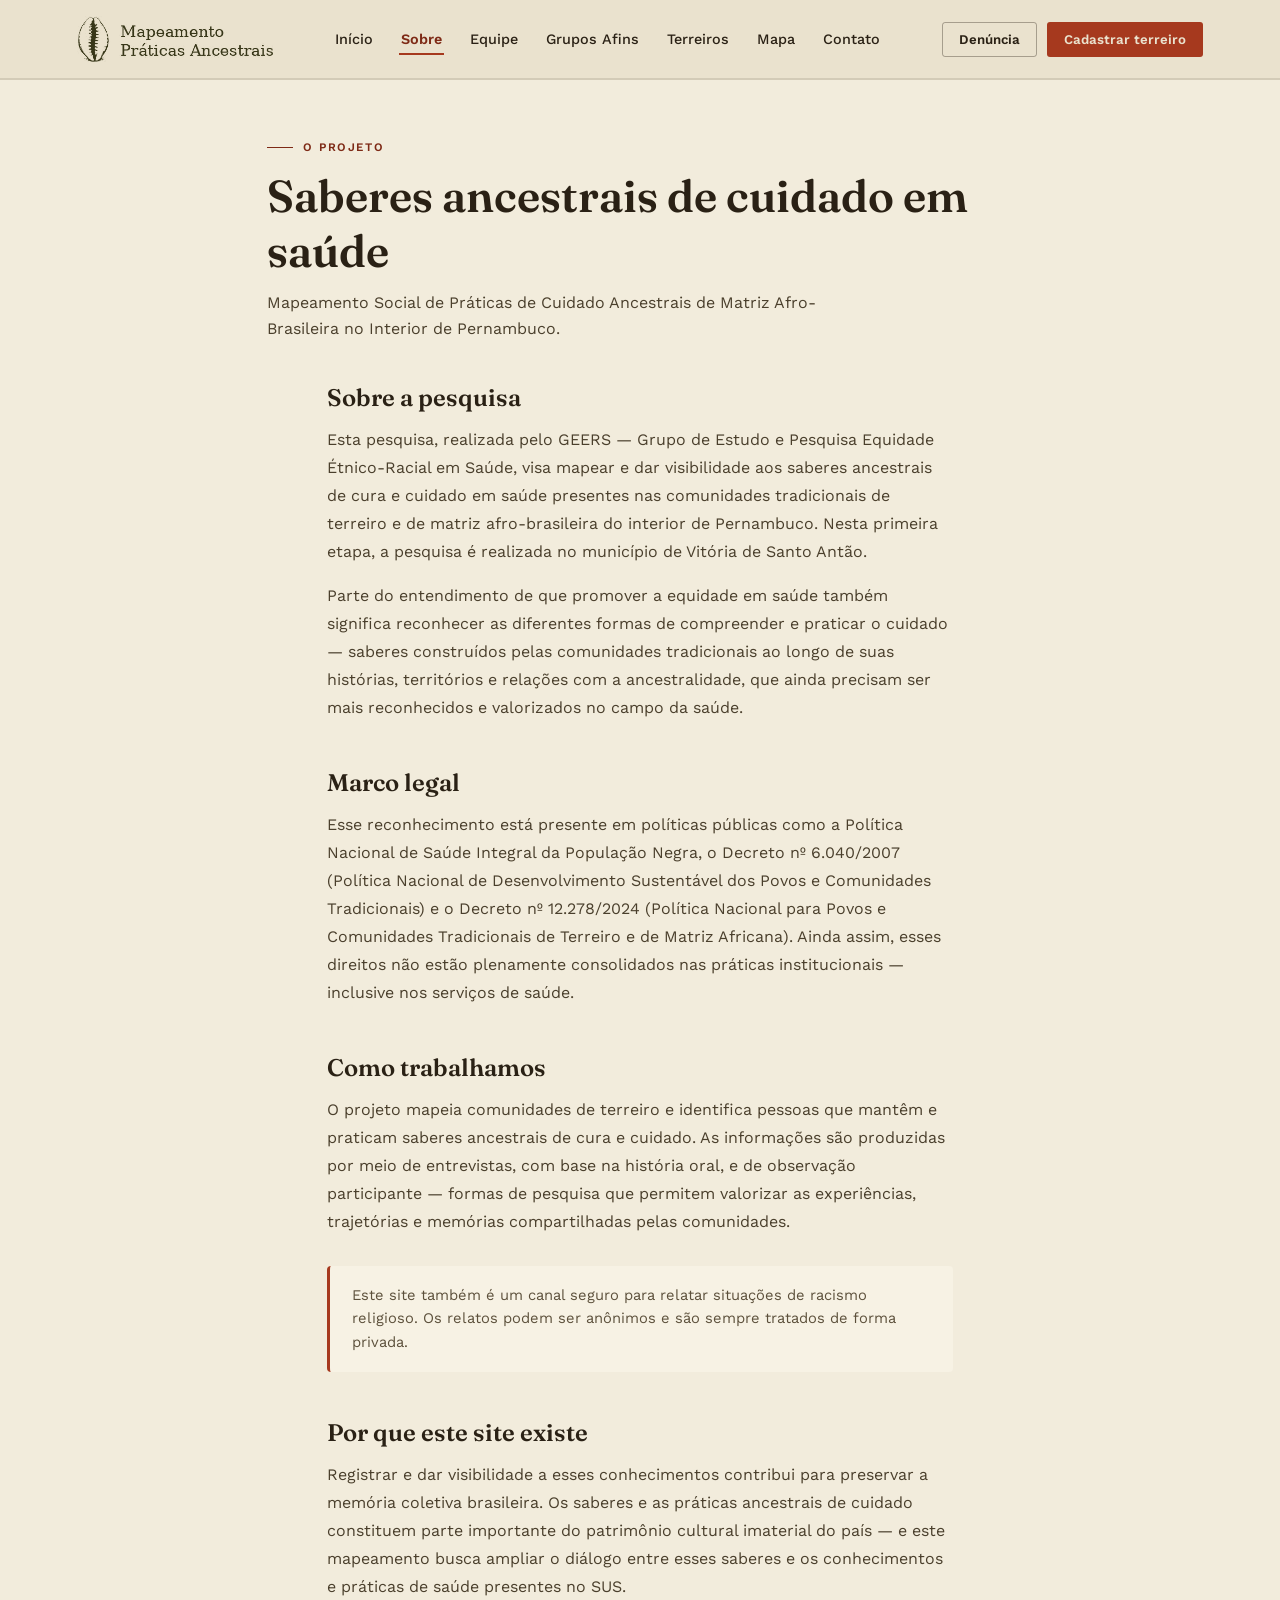
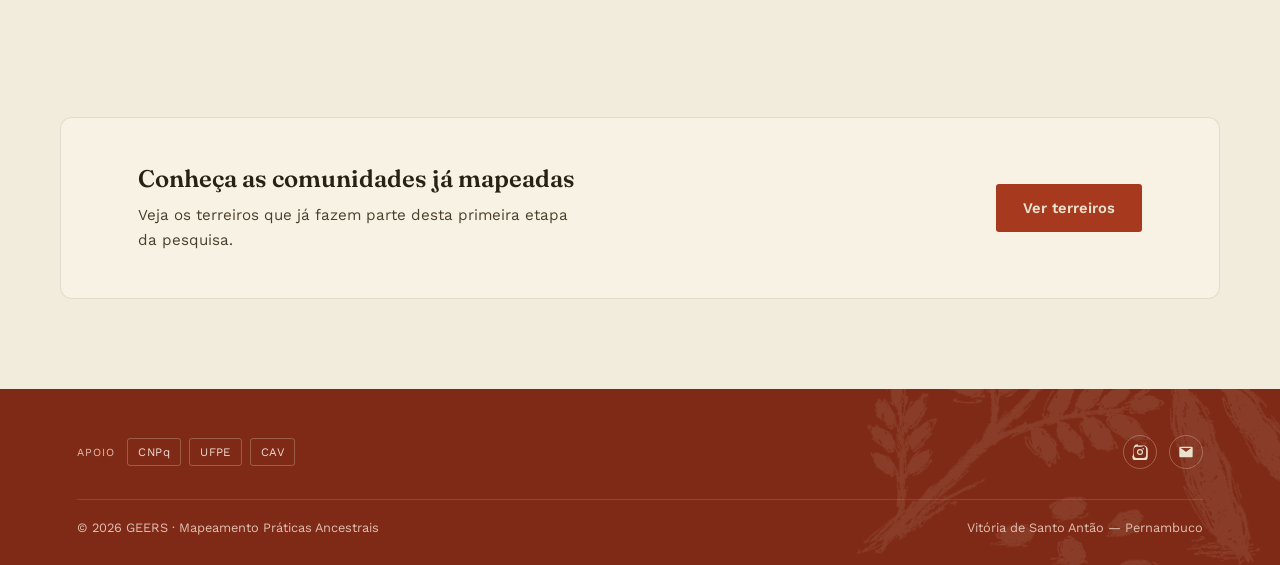
<file: sobre.html>
<!DOCTYPE html>
<html lang="pt-BR">
<head>
<meta charset="UTF-8">
<meta name="viewport" content="width=device-width, initial-scale=1.0">
<meta name="color-scheme" content="light only">
<title>Mapeamento Práticas Ancestrais — Sobre</title>
<link rel="preconnect" href="https://fonts.googleapis.com">
<link href="https://fonts.googleapis.com/css2?family=Fraunces:ital,opsz,wght@0,9..144,500;0,9..144,600;0,9..144,700;1,9..144,500&family=Work+Sans:wght@400;500;600&display=swap" rel="stylesheet">
<link rel="stylesheet" href="css/styles.css">
</head>
<body>

  <header class="site-header">
    <div class="nav-inner">
      <a class="brand" href="index.html"><img src="images/logo-horizontal.png" alt="Mapeamento Práticas Ancestrais"></a>
      <nav class="nav-links" aria-label="Navegação principal">
        <a href="index.html">Início</a>
        <a href="sobre.html" class="active">Sobre</a>
        <a href="equipe.html">Equipe</a>
        <a href="grupos-afins.html">Grupos Afins</a>
        <a href="terreiros.html">Terreiros</a>
        <a href="mapa.html">Mapa</a>
        <a href="contato.html">Contato</a>
      </nav>
      <div class="nav-actions">
        <a href="denuncia.html" class="btn btn-ghost">Denúncia</a>
        <a href="cadastrar.html" class="btn btn-fill">Cadastrar terreiro</a>
      </div>
      <button class="hamburger" id="hamburgerBtn" aria-label="Abrir menu" aria-expanded="false"><span></span><span></span><span></span></button>
    </div>
  </header>

  <div class="mobile-panel" id="mobilePanel">
    <div class="mobile-panel-top">
      <span class="eyebrow" style="color:var(--dourado); border:none;">Menu</span>
      <button class="close-btn" id="closeBtn" aria-label="Fechar menu"><span></span><span></span></button>
    </div>
    <nav class="mobile-links" aria-label="Navegação móvil">
      <a href="index.html"><span class="bullet"></span>Início</a>
      <a href="sobre.html" class="active"><span class="bullet"></span>Sobre</a>
      <a href="equipe.html"><span class="bullet"></span>Equipe</a>
      <a href="grupos-afins.html"><span class="bullet"></span>Grupos Afins</a>
      <a href="terreiros.html"><span class="bullet"></span>Terreiros</a>
      <a href="mapa.html"><span class="bullet"></span>Mapa</a>
      <a href="contato.html"><span class="bullet"></span>Contato</a>
    </nav>
    <div class="mobile-ctas">
      <a href="cadastrar.html" class="fill">Cadastrar terreiro</a>
      <a href="denuncia.html" class="ghost">Fazer uma denúncia</a>
    </div>
  </div>


  <div class="page-head">
    <div class="eyebrow">O projeto</div>
    <h1>Saberes ancestrais de cuidado em saúde</h1>
    <p>Mapeamento Social de Práticas de Cuidado Ancestrais de Matriz Afro-Brasileira no Interior de Pernambuco.</p>
  </div>

  <div class="prose">
    <h2>Sobre a pesquisa</h2>
    <p>Esta pesquisa, realizada pelo GEERS — Grupo de Estudo e Pesquisa Equidade Étnico-Racial em Saúde, visa mapear e dar visibilidade aos saberes ancestrais de cura e cuidado em saúde presentes nas comunidades tradicionais de terreiro e de matriz afro-brasileira do interior de Pernambuco. Nesta primeira etapa, a pesquisa é realizada no município de Vitória de Santo Antão.</p>
    <p>Parte do entendimento de que promover a equidade em saúde também significa reconhecer as diferentes formas de compreender e praticar o cuidado — saberes construídos pelas comunidades tradicionais ao longo de suas histórias, territórios e relações com a ancestralidade, que ainda precisam ser mais reconhecidos e valorizados no campo da saúde.</p>

    <h2>Marco legal</h2>
    <p>Esse reconhecimento está presente em políticas públicas como a Política Nacional de Saúde Integral da População Negra, o Decreto nº 6.040/2007 (Política Nacional de Desenvolvimento Sustentável dos Povos e Comunidades Tradicionais) e o Decreto nº 12.278/2024 (Política Nacional para Povos e Comunidades Tradicionais de Terreiro e de Matriz Africana). Ainda assim, esses direitos não estão plenamente consolidados nas práticas institucionais — inclusive nos serviços de saúde.</p>

    <h2>Como trabalhamos</h2>
    <p>O projeto mapeia comunidades de terreiro e identifica pessoas que mantêm e praticam saberes ancestrais de cura e cuidado. As informações são produzidas por meio de entrevistas, com base na história oral, e de observação participante — formas de pesquisa que permitem valorizar as experiências, trajetórias e memórias compartilhadas pelas comunidades.</p>

    <div class="policy-note">
      Este site também é um canal seguro para relatar situações de racismo religioso. Os relatos podem ser anônimos e são sempre tratados de forma privada.
    </div>

    <h2>Por que este site existe</h2>
    <p>Registrar e dar visibilidade a esses conhecimentos contribui para preservar a memória coletiva brasileira. Os saberes e as práticas ancestrais de cuidado constituem parte importante do patrimônio cultural imaterial do país — e este mapeamento busca ampliar o diálogo entre esses saberes e os conhecimentos e práticas de saúde presentes no SUS.</p>
  </div>

  <div class="cta-band">
    <div>
      <h3>Conheça as comunidades já mapeadas</h3>
      <p>Veja os terreiros que já fazem parte desta primeira etapa da pesquisa.</p>
    </div>
    <div class="actions">
      <a class="btn btn-fill" href="terreiros.html">Ver terreiros</a>
    </div>
  </div>


  <footer class="site-footer">
    <img class="footer-plant" src="images/planta-footer.png" alt="">
    <div class="footer-inner">
      <div class="footer-row">
        <div class="support-badges">
          <span class="tag2">Apoio</span>
          <span class="badge">CNPq</span>
          <span class="badge">UFPE</span>
          <span class="badge">CAV</span>
        </div>
        <div class="social-icons">
          <a href="#" aria-label="Instagram"><svg viewBox="0 0 24 24"><path d="M12 2.2c3.2 0 3.6 0 4.9.07 1.2.06 2.3.27 2.9.5.8.3 1.4.7 2 1.3.6.6 1 1.2 1.3 2 .2.6.4 1.7.5 2.9.1 1.3.1 1.7.1 4.9s0 3.6-.1 4.9c-.1 1.2-.3 2.3-.5 2.9-.3.8-.7 1.4-1.3 2-.6.6-1.2 1-2 1.3-.6.2-1.7.4-2.9.5-1.3.1-1.7.1-4.9.1s-3.6 0-4.9-.1c-1.2-.1-2.3-.3-2.9-.5-.8-.3-1.4-.7-2-1.3-.6-.6-1-1.2-1.3-2-.2-.6-.4-1.7-.5-2.9C2.2 15.6 2.2 15.2 2.2 12s0-3.6.1-4.9c.1-1.2.3-2.3.5-2.9.3-.8.7-1.4 1.3-2 .6-.6 1.2-1 2-1.3.6-.2 1.7-.4 2.9-.5C8.4 2.2 8.8 2.2 12 2.2zm0 1.8c-3.1 0-3.5 0-4.7.07-1 .05-1.6.22-2 .37-.5.2-.8.4-1.2.8-.4.4-.6.7-.8 1.2-.15.4-.32 1-.37 2C2.9 8.5 2.9 8.9 2.9 12s0 3.5.07 4.7c.05 1 .22 1.6.37 2 .2.5.4.8.8 1.2.4.4.7.6 1.2.8.4.15 1 .32 2 .37 1.2.06 1.6.07 4.7.07s3.5 0 4.7-.07c1-.05 1.6-.22 2-.37.5-.2.8-.4 1.2-.8.4-.4.6-.7.8-1.2.15-.4.32-1 .37-2 .06-1.2.07-1.6.07-4.7s0-3.5-.07-4.7c-.05-1-.22-1.6-.37-2-.2-.5-.4-.8-.8-1.2-.4-.4-.7-.6-1.2-.8-.4-.15-1-.32-2-.37C15.5 4 15.1 4 12 4zm0 3.4a4.6 4.6 0 110 9.2 4.6 4.6 0 010-9.2zm0 1.8a2.8 2.8 0 100 5.6 2.8 2.8 0 000-5.6zm5.8-2a1.08 1.08 0 11-2.16 0 1.08 1.08 0 012.16 0z"/></svg></a>
          <a href="#" aria-label="E-mail"><svg viewBox="0 0 24 24"><path d="M2 5.5A1.5 1.5 0 013.5 4h17A1.5 1.5 0 0122 5.5v13a1.5 1.5 0 01-1.5 1.5h-17A1.5 1.5 0 012 18.5v-13zm2.2.5l7.6 5.6a.5.5 0 00.6 0L19.8 6H4.2zM4 8l7.1 5.2a1.5 1.5 0 001.8 0L20 8v10.2H4V8z"/></svg></a>
        </div>
      </div>
      <div class="footer-bottom">
        <span>© 2026 GEERS · Mapeamento Práticas Ancestrais</span>
        <span>Vitória de Santo Antão — Pernambuco</span>
      </div>
    </div>
  </footer>

<script src="js/nav.js"></script>
</body>
</html>
</file>
<file: css/styles.css>
/* ==========================================================================
   Mapeamento Práticas Ancestrais — folha de estilos compartilhada
   ========================================================================== */

:root {
  color-scheme: light only;
  --lino: #EAE2CE;
  --lino-soft: #F2ECDC;
  --card-bg: #F7F2E4;
  --tinta: #2A2115;
  --barro: #A6391E;
  --barro-dark: #7E2A16;
  --barro-tint: #F1DDD3;
  --anil: #A6391E;       /* alias histórico — a paleta agora usa terracota */
  --anil-deep: #7E2A16;
  --oliva: #4B5A2E;
  --oliva-tint: #E3E6D3;
  --dourado: #BE8A2E;
}

* { margin: 0; padding: 0; box-sizing: border-box; }
html { background: var(--lino-soft); color-scheme: light only; }
body {
  background: var(--lino-soft);
  color: var(--tinta);
  font-family: 'Work Sans', sans-serif;
  overflow-x: hidden;
}

.eyebrow {
  font-size: .72rem; letter-spacing: .14em; text-transform: uppercase;
  color: var(--barro-dark); font-weight: 600; display: flex; align-items: center; gap: 10px;
}
.eyebrow::before { content: ''; width: 26px; height: 1px; background: var(--barro-dark); display: inline-block; }

.btn {
  font-family: 'Work Sans', sans-serif; font-weight: 600; font-size: .92rem; padding: 14px 26px;
  border-radius: 3px; text-decoration: none; display: inline-block;
  transition: transform .15s ease, background .15s ease; border: 1.5px solid transparent;
}
.btn:hover { transform: translateY(-2px); }
.btn-fill { background: var(--barro); color: var(--lino); }
.btn-fill:hover { background: var(--barro-dark); }
.btn-ghost { color: var(--tinta); border-color: rgba(42,33,21,.35); }

/* ---------------- HEADER / NAV ---------------- */
.site-header { position: sticky; top: 0; z-index: 50; background: var(--lino); border-bottom: 2px solid rgba(42,33,21,.12); }
.nav-inner { max-width: 1280px; margin: 0 auto; display: flex; align-items: center; justify-content: space-between; padding: 16px 6vw; gap: 24px; }
.brand img { height: 46px; display: block; }
.nav-links { display: flex; align-items: center; gap: 24px; flex: 1; justify-content: center; }
.nav-links a { position: relative; color: var(--tinta); text-decoration: none; font-size: .9rem; font-weight: 500; padding: 6px 2px; white-space: nowrap; }
.nav-links a::after { content: ''; position: absolute; left: 0; right: 0; bottom: -2px; height: 2px; background: var(--barro); transform: scaleX(0); transform-origin: left; transition: transform .2s ease; }
.nav-links a:hover::after { transform: scaleX(1); }
.nav-links a.active { color: var(--barro-dark); font-weight: 600; }
.nav-links a.active::after { transform: scaleX(1); }
.nav-actions { display: flex; align-items: center; gap: 10px; }
.nav-actions .btn { font-size: .83rem; padding: 9px 16px; }

.hamburger { display: none; width: 40px; height: 40px; border: none; background: transparent; cursor: pointer; flex-direction: column; align-items: center; justify-content: center; gap: 5px; }
.hamburger span { display: block; width: 22px; height: 2px; background: var(--tinta); transition: transform .25s ease, opacity .2s ease; }
.hamburger[aria-expanded="true"] span:nth-child(1) { transform: translateY(7px) rotate(45deg); }
.hamburger[aria-expanded="true"] span:nth-child(2) { opacity: 0; }
.hamburger[aria-expanded="true"] span:nth-child(3) { transform: translateY(-7px) rotate(-45deg); }

.mobile-panel {
  position: fixed; inset: 0; z-index: 100;
  background-color: var(--anil-deep);
  background-image: linear-gradient(150deg, rgba(126,42,22,.62), rgba(166,57,30,.18)), url('../images/leaf-pattern.png');
  background-size: cover, 210px 210px;
  background-blend-mode: normal, screen;
  display: flex; flex-direction: column; padding: 22px 7vw 40px;
  transform: translateY(-100%); opacity: 0; transition: transform .35s ease, opacity .3s ease; visibility: hidden;
}
.mobile-panel.open { transform: translateY(0); opacity: 1; visibility: visible; }
.mobile-panel-top { display: flex; align-items: center; justify-content: space-between; }
.close-btn { width: 40px; height: 40px; border: none; background: transparent; position: relative; cursor: pointer; }
.close-btn span { position: absolute; left: 8px; top: 19px; width: 24px; height: 2px; background: var(--lino); }
.close-btn span:first-child { transform: rotate(45deg); }
.close-btn span:last-child { transform: rotate(-45deg); }
.mobile-links { margin-top: 7vh; display: flex; flex-direction: column; gap: 4px; }
.mobile-links a { font-family: 'Fraunces', serif; font-style: italic; font-weight: 500; font-size: 1.55rem; color: var(--lino); text-decoration: none; padding: 9px 0; display: flex; align-items: baseline; gap: 12px; border-bottom: 1px solid rgba(234,226,206,.12); }
.mobile-links a.active { color: var(--dourado); }
.mobile-links a .bullet { width: 7px; height: 7px; border-radius: 50%; background: var(--dourado); opacity: 0; flex-shrink: 0; }
.mobile-links a.active .bullet { opacity: 1; }
.mobile-ctas { margin-top: auto; padding-top: 5vh; display: flex; flex-direction: column; gap: 12px; }
.mobile-ctas a { text-align: center; padding: 15px; border-radius: 3px; text-decoration: none; font-weight: 600; }
.mobile-ctas a.fill { background: var(--barro); color: var(--lino); }
.mobile-ctas a.ghost { color: var(--lino); border: 1.5px solid rgba(234,226,206,.4); }

@media (max-width: 1080px) {
  .nav-links, .nav-actions { display: none; }
  .hamburger { display: flex; }
}

/* ---------------- PAGE HEAD ---------------- */
.page-head { max-width: 900px; margin: 0 auto; padding: 60px 6vw 10px; }
.page-head h1 { font-family: 'Fraunces', serif; font-weight: 600; font-size: clamp(2rem, 4vw, 2.8rem); margin: 14px 0 12px; }
.page-head p { color: #4a3f2c; line-height: 1.65; max-width: 62ch; font-size: 1rem; }

/* ---------------- HERO (Início) ---------------- */
.hero {
  position: relative; display: grid; grid-template-columns: .9fr 1.2fr;
  align-items: center; padding: 50px 2vw 70px 6vw; gap: 10px;
  background:
    linear-gradient(to bottom, rgba(242,236,220,0) 62%, #F2ECDC 96%),
    radial-gradient(120% 110% at 78% 46%, #F2D7AB 0%, #F2D7AB 42%, #F0E3C9 70%, var(--lino-soft) 100%);
  overflow: hidden;
}
.hero-text h1 {
  font-family: 'Fraunces', serif; font-weight: 600;
  font-size: clamp(2.4rem, 4.6vw, 4rem); line-height: .98; letter-spacing: -.01em;
  margin: 22px 0 26px; color: var(--tinta);
}
.hero-text h1 em { font-style: italic; font-weight: 400; color: var(--barro); }
.hero-text p { font-size: 1.03rem; line-height: 1.6; max-width: 40ch; color: #4a3f2c; margin-bottom: 30px; }
.cta-row { display: flex; gap: 16px; flex-wrap: wrap; }
.hero-image-wrap { position: relative; display: flex; align-items: center; justify-content: center; }
.hero-image-wrap img.hero-photo { position: relative; z-index: 1; width: 118%; max-width: none; margin-right: -12%; display: block; }

.divider { position: relative; height: 70px; background: var(--anil); margin-top: -1px; line-height: 0; }
.divider svg { display: block; width: 100%; height: 101%; }

@media (max-width: 860px) {
  .hero {
    grid-template-columns: 1fr; padding: 20px 6vw 40px; min-height: auto;
    background: linear-gradient(to bottom, rgba(242,236,220,0) 68%, #F2ECDC 97%), radial-gradient(120% 80% at 50% 32%, #F2D7AB 0%, #F2D7AB 46%, #F0E3C9 74%, var(--lino-soft) 100%);
  }
  .hero-image-wrap { order: -1; }
  .hero-image-wrap img.hero-photo { width: 112%; margin-right: 0; margin-left: -6%; }
}

/* ---------------- MISSION STRIP ---------------- */
.mission {
  background: var(--anil); color: var(--lino);
  padding: 60px 6vw 70px;
  display: grid; grid-template-columns: 1.1fr 1fr; gap: 50px; align-items: start;
}
.mission .eyebrow { color: var(--dourado); }
.mission .eyebrow::before { background: var(--dourado); }
.mission h2 { font-family: 'Fraunces', serif; font-weight: 500; font-size: clamp(1.5rem, 2.4vw, 2.1rem); line-height: 1.2; margin-top: 14px; max-width: 22ch; }
.mission-stats { display: flex; flex-direction: column; gap: 22px; }
.stat { display: flex; align-items: baseline; gap: 14px; border-bottom: 1px solid rgba(234,226,206,.14); padding-bottom: 16px; }
.stat .num { font-family: 'Fraunces', serif; font-size: 2.1rem; font-weight: 600; color: var(--dourado); min-width: 60px; }
.stat .desc { color: #F0DCD3; font-size: .92rem; line-height: 1.4; }

@media (max-width: 900px) { .mission { grid-template-columns: 1fr; } }

/* ---------------- TERREIRO CARD ---------------- */
.card-grid { display: grid; grid-template-columns: repeat(3, 1fr); gap: 26px; max-width: 1160px; margin: 26px auto 0; padding: 0 6vw; }
.card { background: var(--card-bg); border: 1px solid rgba(42,33,21,.10); border-radius: 10px; overflow: hidden; display: flex; flex-direction: column; transition: transform .18s ease, box-shadow .18s ease; }
.card:hover { transform: translateY(-3px); box-shadow: 0 18px 30px -14px rgba(42,33,21,.25); }
.card-media { position: relative; height: 210px; display: flex; gap: 2px; background: var(--tinta); flex: 0 0 auto; }
.card-media .photo-person { flex: 0 0 calc(50% - 1px); position: relative; overflow: hidden; height: 100%; }
.card-media .photo-house { flex: 0 0 calc(50% - 1px); position: relative; overflow: hidden; height: 100%; }
.card-media img { width: 100%; height: 100%; object-fit: cover; object-position: center; display: block; }
.card-body { padding: 18px 18px 20px; display: flex; flex-direction: column; gap: 9px; flex: 1; }
.card-body h3 { font-family: 'Fraunces', serif; font-weight: 600; font-size: 1.1rem; line-height: 1.25; }
.card-body h3.pending { color: #8a7d64; font-style: italic; font-weight: 500; }
.card-body .responsavel { font-size: .85rem; color: #5c503b; }
.card-body .responsavel strong { color: var(--tinta); font-weight: 500; }
.tag-row { display: flex; flex-wrap: wrap; gap: 6px; }
.tag { font-size: .7rem; padding: 4px 9px; border-radius: 20px; font-weight: 500; }
.tag.bairro { background: var(--oliva-tint); color: var(--oliva); }
.tag.nacao { background: var(--barro-tint); color: var(--barro-dark); }
.tag.pending { background: transparent; border: 1px dashed rgba(42,33,21,.25); color: #8a7d64; }
.card-footer { margin-top: auto; padding-top: 6px; display: flex; justify-content: flex-end; }
.ver-perfil { font-size: .84rem; font-weight: 600; color: var(--barro); text-decoration: none; }
.ver-perfil:hover { text-decoration: underline; }

.card.coming-soon {
  display: flex; align-items: center; justify-content: center; flex-direction: column; gap: 14px;
  padding: 40px 24px; text-align: center; background: linear-gradient(150deg, var(--barro-tint), var(--card-bg));
  border-style: dashed; border-color: rgba(42,33,21,.2); min-height: 100%;
}
.card.coming-soon img { width: 40px; height: auto; opacity: .55; }
.card.coming-soon h4 { font-family: 'Fraunces', serif; font-style: italic; font-weight: 500; font-size: 1.05rem; color: #6b5f49; }
.card.coming-soon p { font-size: .82rem; color: #8a7d64; line-height: 1.5; max-width: 26ch; }

.card-media .no-photo {
  display: flex; align-items: center; justify-content: center; height: 100%;
  background: linear-gradient(150deg, var(--barro-tint), var(--card-bg));
}
.card-media .no-photo img { width: 28px; height: auto; opacity: .5; object-fit: contain; }
.empty-note { grid-column: 1 / -1; text-align: center; color: #8a7d64; font-size: .9rem; padding: 40px 0; }

@media (max-width: 900px) { .card-grid { grid-template-columns: 1fr 1fr; } }
@media (max-width: 640px) { .card-grid { grid-template-columns: 1fr; } }

/* ---------------- SEARCH / FILTER BAR (Terreiros) ---------------- */
.filter-bar { max-width: 1160px; margin: 34px auto 8px; padding: 0 6vw; display: flex; gap: 12px; flex-wrap: wrap; align-items: center; }
.search-input { flex: 1 1 260px; display: flex; align-items: center; gap: 10px; background: var(--card-bg); border: 1px solid rgba(42,33,21,.15); border-radius: 6px; padding: 12px 16px; }
.search-input svg { width: 18px; height: 18px; opacity: .55; flex-shrink: 0; }
.search-input input { border: none; background: transparent; outline: none; font-family: 'Work Sans', sans-serif; font-size: .95rem; color: var(--tinta); width: 100%; }
.search-input input::placeholder { color: #9c8f76; }
select.filter-select { font-family: 'Work Sans', sans-serif; font-size: .9rem; color: var(--tinta); background: var(--card-bg); border: 1px solid rgba(42,33,21,.15); border-radius: 6px; padding: 12px 14px; cursor: pointer; }
.results-count { max-width: 1160px; margin: 18px auto 0; padding: 0 6vw; font-size: .85rem; color: #7a6d54; }

/* ---------------- MAPA ---------------- */
.map-wrap { max-width: 1160px; margin: 30px auto 0; padding: 0 6vw 30px; }
.map-area {
  position: relative; aspect-ratio: 16/9; border-radius: 12px; overflow: hidden;
  background: linear-gradient(rgba(42,33,21,.05) 1px, transparent 1px) 0 0/40px 40px,
              linear-gradient(90deg, rgba(42,33,21,.05) 1px, transparent 1px) 0 0/40px 40px,
              var(--card-bg);
  border: 1px solid rgba(42,33,21,.12);
  display: flex; align-items: center; justify-content: center; flex-direction: column; gap: 14px;
}
.map-area .pin { width: 44px; height: 44px; opacity: .5; }
.map-area p { font-size: .9rem; color: #7a6d54; max-width: 34ch; text-align: center; }
#leafletMap { width: 100%; height: 100%; }
.map-popup { font-family: 'Work Sans', sans-serif; min-width: 200px; }
.map-popup .mp-fotos { display: flex; gap: 4px; height: 90px; margin-bottom: 8px; border-radius: 6px; overflow: hidden; }
.map-popup .mp-fotos img { flex: 1; width: 50%; height: 100%; object-fit: cover; }
.map-popup .mp-fotos .mp-sem-foto { flex: 1; background: #e9e4d8; }
.map-popup strong { display: block; font-family: 'Fraunces', serif; font-size: 1rem; color: #2a2115; margin-bottom: 2px; }
.map-popup .mp-resp { font-size: .82rem; color: #6a5d44; margin-bottom: 6px; }
.map-popup .mp-tags { display: flex; gap: 4px; flex-wrap: wrap; }
.map-popup .mp-tag { font-size: .72rem; background: #f3ece0; color: #6a5d2e; padding: 2px 8px; border-radius: 999px; }
.map-legend { display: flex; gap: 18px; flex-wrap: wrap; margin-top: 18px; }
.map-legend .item { display: flex; align-items: center; gap: 8px; font-size: .85rem; color: #4a3f2c; }
.map-legend .dot { width: 11px; height: 11px; border-radius: 50%; }
.map-legend .dot.candomble { background: var(--barro); }
.map-legend .dot.umbanda { background: var(--dourado); }
.map-legend .dot.jurema { background: var(--oliva); }
.map-note { max-width: 700px; margin: 30px auto 0; padding: 0 6vw; color: #4a3f2c; line-height: 1.7; font-size: .92rem; text-align: center; }

/* ---------------- PROSE (Sobre) ---------------- */
.prose { max-width: 780px; margin: 30px auto 0; padding: 0 6vw 30px; }
.prose h2 { font-family: 'Fraunces', serif; font-weight: 600; font-size: 1.5rem; margin: 46px 0 14px; color: var(--tinta); }
.prose h2:first-child { margin-top: 0; }
.prose p { color: #4a3f2c; line-height: 1.75; font-size: 1rem; margin-bottom: 16px; }
.prose ul { margin: 0 0 16px 20px; color: #4a3f2c; line-height: 1.75; }
.policy-note { background: var(--card-bg); border-left: 3px solid var(--barro); border-radius: 4px; padding: 18px 22px; margin: 30px 0; font-size: .92rem; color: #5c503b; line-height: 1.6; }

/* ---------------- EQUIPE ---------------- */
.team-grid { max-width: 1000px; margin: 40px auto 0; padding: 0 6vw 30px; display: grid; grid-template-columns: repeat(3, 1fr); gap: 28px; }
.person-card { background: var(--card-bg); border: 1px solid rgba(42,33,21,.10); border-radius: 10px; padding: 26px 22px; text-align: center; }
.person-avatar { width: 68px; height: 68px; border-radius: 50%; background: linear-gradient(150deg, var(--barro-tint), var(--lino)); display: flex; align-items: center; justify-content: center; margin: 0 auto 16px; }
.person-avatar span { font-family: 'Fraunces', serif; font-weight: 600; font-size: 1.3rem; color: var(--barro-dark); }
.person-card h3 { font-family: 'Fraunces', serif; font-weight: 600; font-size: 1.02rem; margin-bottom: 4px; }
.person-card .role { font-size: .82rem; color: #5c503b; line-height: 1.4; }
.person-card .role.pending { font-style: italic; color: #8a7d64; }
.group-note { max-width: 780px; margin: 50px auto 0; padding: 0 6vw; color: #4a3f2c; line-height: 1.7; font-size: .95rem; }
.lines-list { max-width: 780px; margin: 10px auto 0; padding: 0 6vw; }
.lines-list ul { margin-left: 20px; line-height: 1.8; color: #4a3f2c; }
.lines-list h2 { font-family: 'Fraunces', serif; font-weight: 600; font-size: 1.15rem; margin-top: 26px; }

@media (max-width: 720px) { .team-grid { grid-template-columns: 1fr; } }

/* ---------------- CONTATO ---------------- */
.contact-wrap { max-width: 900px; margin: 40px auto 0; padding: 0 6vw 30px; display: grid; grid-template-columns: 1fr 1fr; gap: 50px; }
.contact-info h2 { font-family: 'Fraunces', serif; font-weight: 600; font-size: 1.2rem; margin-bottom: 16px; }
.contact-item { display: flex; gap: 14px; margin-bottom: 22px; align-items: flex-start; }
.contact-item svg { width: 20px; height: 20px; color: var(--barro); flex-shrink: 0; margin-top: 2px; }
.contact-item .label { font-size: .78rem; text-transform: uppercase; letter-spacing: .06em; color: #8a7d64; margin-bottom: 2px; }
.contact-item .value { font-size: .95rem; color: var(--tinta); }
.contact-form { background: var(--card-bg); border: 1px solid rgba(42,33,21,.10); border-radius: 10px; padding: 30px; }

@media (max-width: 720px) { .contact-wrap { grid-template-columns: 1fr; } }

/* ---------------- FORMS (Cadastrar / Denúncia) ---------------- */
.form-wrap { max-width: 720px; margin: 30px auto 0; padding: 0 6vw 30px; }
.form-card { background: var(--card-bg); border: 1px solid rgba(42,33,21,.10); border-radius: 12px; padding: 40px 36px; }
.form-section-title { font-family: 'Fraunces', serif; font-weight: 600; font-size: 1.05rem; margin: 30px 0 16px; color: var(--tinta); }
.form-section-title:first-child { margin-top: 0; }
.form-field { margin-bottom: 18px; }
.form-field label { display: block; font-size: .82rem; font-weight: 600; margin-bottom: 6px; color: var(--tinta); }
.form-field .hint { font-size: .78rem; color: #8a7d64; margin-top: 4px; }
.form-field input, .form-field select, .form-field textarea {
  width: 100%; padding: 12px 14px; border: 1px solid rgba(42,33,21,.18); border-radius: 6px;
  font-family: 'Work Sans', sans-serif; font-size: .92rem; background: var(--lino-soft); color: var(--tinta);
}
.form-field textarea { resize: vertical; min-height: 90px; }
.form-field input[type="file"] {
  padding: 10px; background: var(--lino-soft); cursor: pointer;
}
.form-field input[type="file"]::-webkit-file-upload-button,
.form-field input[type="file"]::file-selector-button {
  font-family: 'Work Sans', sans-serif; font-weight: 600; font-size: .85rem;
  padding: 8px 14px; margin-right: 12px; border: none; border-radius: 4px;
  background: var(--barro); color: var(--lino); cursor: pointer;
}
.form-row { display: grid; grid-template-columns: 1fr 1fr; gap: 14px; }
.upload-box { border: 1.5px dashed rgba(42,33,21,.25); border-radius: 8px; padding: 28px; text-align: center; background: var(--lino-soft); color: #7a6d54; font-size: .88rem; }
.upload-box svg { width: 26px; height: 26px; margin-bottom: 8px; opacity: .5; }
.privacy-note { background: var(--oliva-tint); border-left: 3px solid var(--oliva); border-radius: 4px; padding: 16px 20px; font-size: .86rem; color: #3a4321; line-height: 1.55; margin-bottom: 28px; }
.anon-note { background: var(--barro-tint); border-left: 3px solid var(--barro); border-radius: 4px; padding: 16px 20px; font-size: .86rem; color: #5c2416; line-height: 1.55; margin-bottom: 28px; }
.checkbox-row { display: flex; align-items: flex-start; gap: 10px; margin-bottom: 22px; }
.checkbox-row input { margin-top: 3px; }
.checkbox-row label { font-size: .85rem; color: #4a3f2c; line-height: 1.5; }

.tradicao-dropdown {
  border: 1px solid rgba(42,33,21,.18);
  border-radius: 6px;
  background: var(--lino-soft);
}
.tradicao-dropdown summary {
  padding: 12px 14px;
  font-size: .92rem;
  color: var(--tinta);
  cursor: pointer;
  list-style: none;
  display: flex;
  align-items: center;
  justify-content: space-between;
}
.tradicao-dropdown summary::-webkit-details-marker { display: none; }
.tradicao-dropdown summary::after {
  content: '▾';
  color: #8a7d64;
  margin-left: 10px;
}
.tradicao-dropdown[open] summary::after { content: '▴'; }
.tradicao-checks {
  display: flex; flex-direction: column; gap: 10px;
  padding: 4px 14px 14px;
  border-top: 1px solid rgba(42,33,21,.10);
}
.tradicao-check { display: flex; align-items: center; gap: 8px; font-size: .88rem; font-weight: 500; color: var(--tinta); cursor: pointer; }
.tradicao-check input { margin: 0; }
#tradicao-outra-texto {
  width: 100%; padding: 10px 12px; border: 1px solid rgba(42,33,21,.18); border-radius: 6px;
  font-family: 'Work Sans', sans-serif; font-size: .88rem; background: var(--card-bg); color: var(--tinta);
}

@media (max-width: 600px) { .form-row { grid-template-columns: 1fr; } .form-card { padding: 28px 22px; } }

/* ---------------- GROUPS AFINS / GENERIC PLACEHOLDER ---------------- */
.placeholder-wrap { max-width: 640px; margin: 60px auto 100px; padding: 0 6vw; text-align: center; }
.placeholder-wrap .icon { width: 52px; height: auto; opacity: .5; margin-bottom: 20px; }
.placeholder-wrap h2 { font-family: 'Fraunces', serif; font-style: italic; font-weight: 500; font-size: 1.3rem; color: #6b5f49; margin-bottom: 12px; }
.placeholder-wrap p { color: #7a6d54; line-height: 1.7; font-size: .95rem; }

/* ---------------- CTA BAND ---------------- */
.cta-band { max-width: 1160px; margin: 70px auto 90px; padding: 46px 6vw; background: var(--card-bg); border: 1px solid rgba(42,33,21,.10); border-radius: 12px; display: grid; grid-template-columns: 1.3fr auto; gap: 30px; align-items: center; }
.cta-band h3 { font-family: 'Fraunces', serif; font-weight: 600; font-size: 1.5rem; margin-bottom: 10px; }
.cta-band p { color: #4a3f2c; line-height: 1.6; max-width: 48ch; font-size: .95rem; }
.cta-band .actions { display: flex; gap: 12px; flex-wrap: wrap; }

@media (max-width: 860px) { .cta-band { grid-template-columns: 1fr; text-align: left; } }

/* ---------------- FOOTER ---------------- */
footer.site-footer { position: relative; background: var(--anil-deep); color: var(--lino); overflow: hidden; }
.footer-plant { position: absolute; right: -6%; bottom: -10%; width: 42%; max-width: 480px; opacity: .10; transform: rotate(6deg); pointer-events: none; z-index: 0; }
.footer-inner { position: relative; z-index: 1; max-width: 1280px; margin: 0 auto; padding: 46px 6vw 30px; }
.footer-row { display: flex; justify-content: space-between; align-items: center; flex-wrap: wrap; gap: 24px; }
.support-badges { display: flex; flex-wrap: wrap; gap: 8px; align-items: center; }
.support-badges .tag2 { font-size: .68rem; letter-spacing: .1em; text-transform: uppercase; color: #E0BFB2; margin-right: 4px; }
.support-badges span.badge { font-size: .72rem; letter-spacing: .04em; padding: 6px 10px; border: 1px solid rgba(234,226,206,.28); border-radius: 3px; color: #F0DCD3; }
.social-icons { display: flex; gap: 12px; }
.social-icons a { width: 34px; height: 34px; border: 1px solid rgba(234,226,206,.3); border-radius: 50%; display: flex; align-items: center; justify-content: center; color: var(--lino); text-decoration: none; }
.social-icons a svg { width: 16px; height: 16px; fill: currentColor; }
.footer-bottom { margin-top: 30px; padding-top: 20px; border-top: 1px solid rgba(234,226,206,.14); display: flex; justify-content: space-between; align-items: center; flex-wrap: wrap; gap: 10px; font-size: .8rem; color: #E0BFB2; }

@media (max-width: 640px) {
  .footer-row, .footer-bottom { flex-direction: column; align-items: flex-start; }
  .footer-plant { width: 65%; bottom: -4%; }
}
</file>
